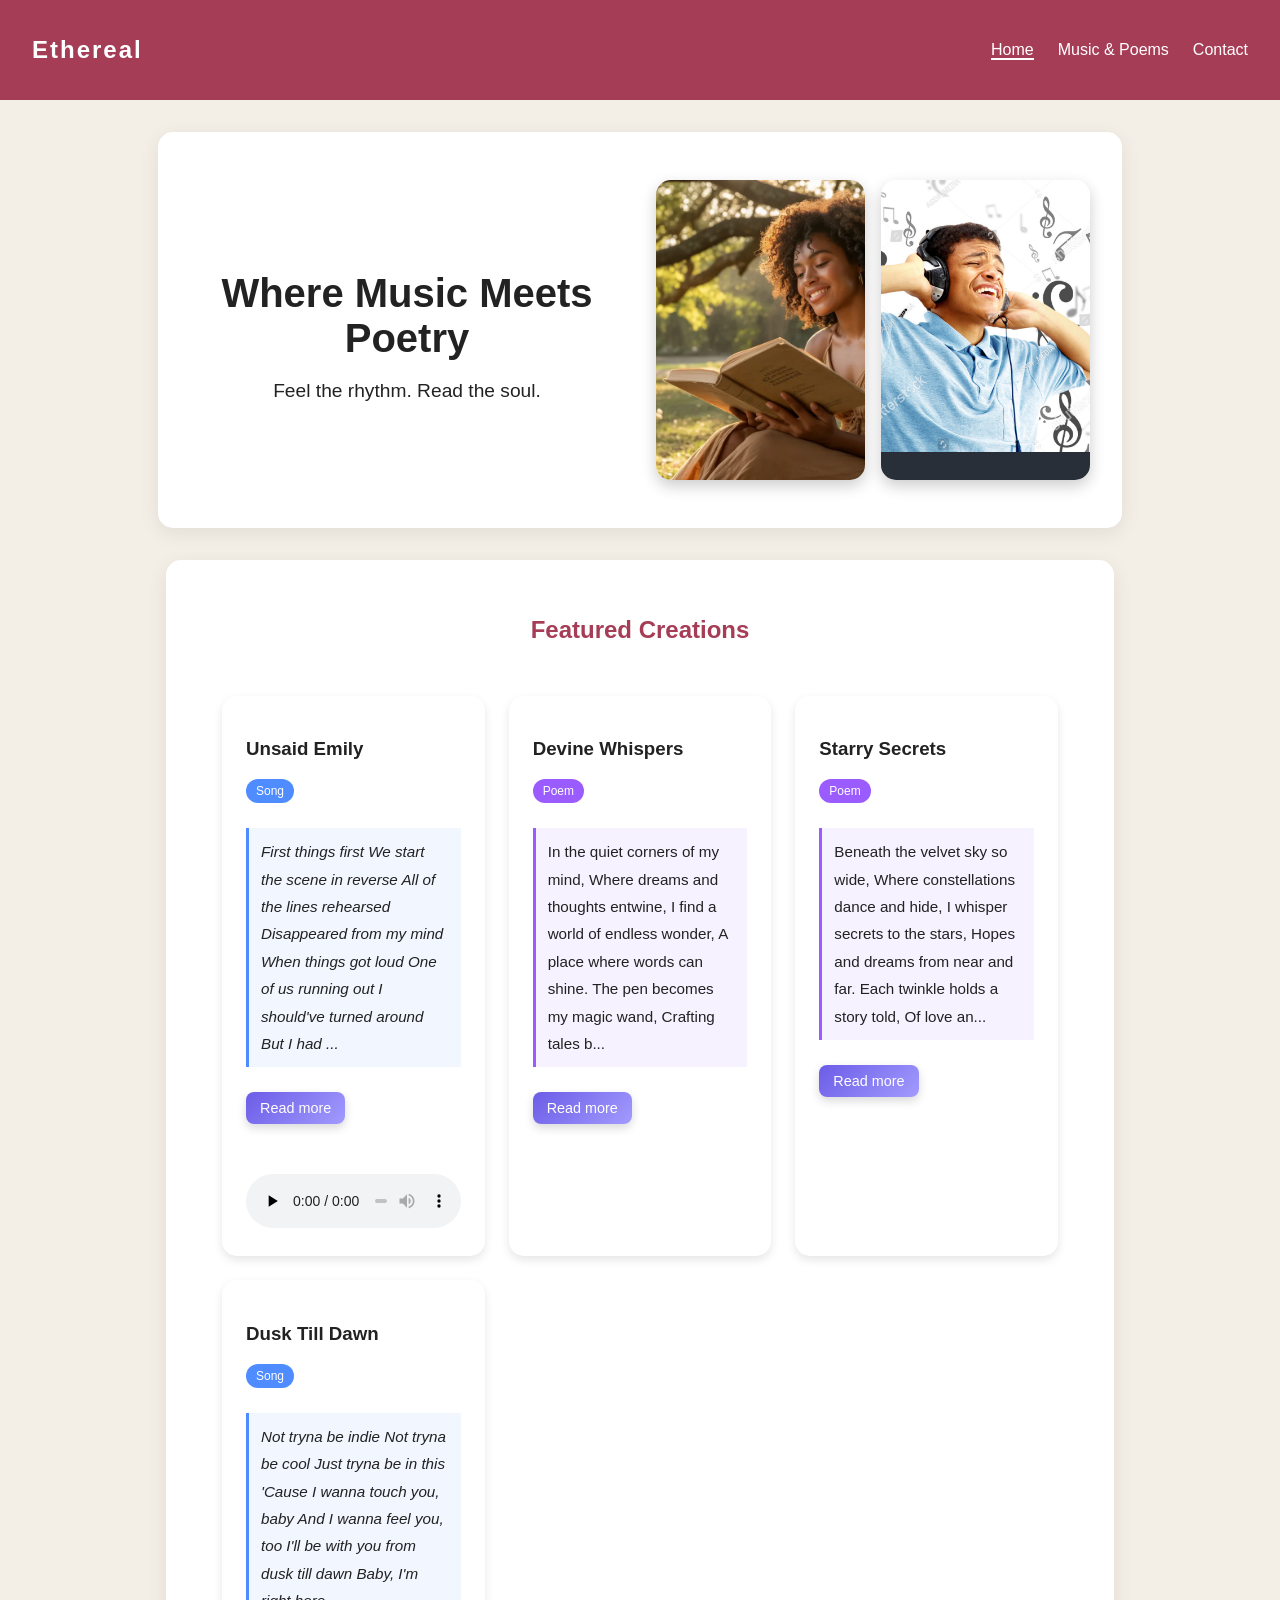
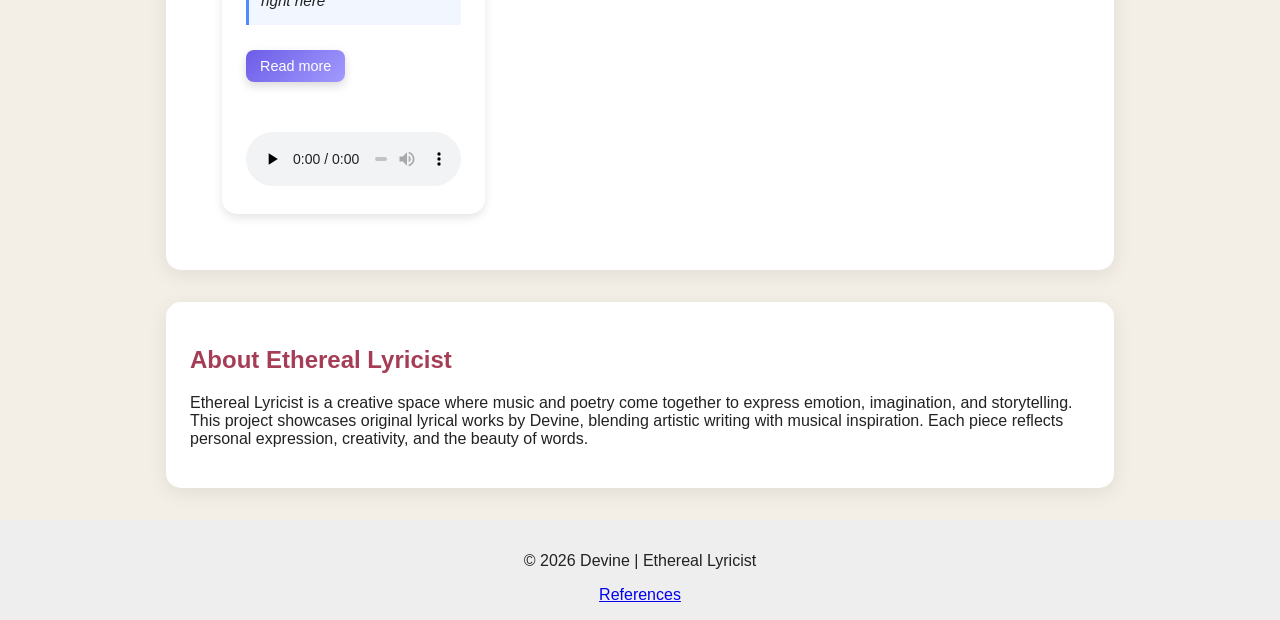
<file: project/index.html>
<!DOCTYPE html>
<html lang="en">

<head>
  <meta charset="UTF-8">
  <meta name="viewport" content="width=device-width, initial-scale=1.0">

  <title>Devine's Ethereal Lyricist | Poetry & Music Experience</title>


  <meta name="description"
    content="A creative collection of original music and poetry by Devine. Explore emotional storytelling through lyrics, sound, and poetic expression.">
  <meta name="author" content="Phoebe Devine">


  <meta name="keywords" content="music, poetry, creative writing, lyrical art, ethereal lyricist, Devine poetry">


  <meta property="og:title" content="Devine's Ethereal Lyricist">
  <meta property="og:description"
    content="Original music and poetry by Devine. Experience emotional storytelling through sound and words.">
  <meta property="og:type" content="website">


  <link rel="canonical" href="https://devinephoebe433-eng.github.io/wdd131/project/index.html">


  <meta property="og:url" content="https://devinephoebe433-eng.github.io/wdd131/project/index.html">


  <meta name="twitter:card" content="summary_large_image">
  <meta name="twitter:title" content="Devine's Ethereal Lyricist">
  <meta name="twitter:description"
    content="Original music and poetry by Devine. Emotional storytelling through lyrics and sound.">

  <link rel="stylesheet" href="styles/projects.css">
  <script defer src="scripts/main.js"></script>
</head>

<body>

  <header>
    <nav class="navbar">
      <h2 class="logo">Ethereal</h2>
      <ul class="nav-links">
        <li><a href="index.html" class="active">Home</a></li>
        <li><a href="music.html">Music & Poems</a></li>
        <li><a href="contact.html">Contact</a></li>
      </ul>
    </nav>
  </header>

  <main>


    <section class="hero">
      <div class="hero-text">
        <h1>Where Music Meets Poetry</h1>
        <p>Feel the rhythm. Read the soul.</p>
      </div>

      <div class="hero-images">
        <img src="images/poetry.jpg" alt="Person reading a poem" loading="lazy">
        <img src="images/music.jpg" alt="Person listening to music" loading="lazy">
      </div>
    </section>

    <section>
      <h2 class="section-title">Featured Creations</h2>
      <div id="content" class="grid"></div>
    </section>

    <section class="seo-text">
      <h2>About Ethereal Lyricist</h2>
      <p>
        Ethereal Lyricist is a creative space where music and poetry come together to express emotion, imagination, and
        storytelling.
        This project showcases original lyrical works by Devine, blending artistic writing with musical inspiration.
        Each piece reflects personal expression, creativity, and the beauty of words.
      </p>
    </section>

  </main>

  <footer>
    <p>&copy; 2026 Devine | Ethereal Lyricist</p>
    <a href="references.html">References</a>
  </footer>

</body>

</html>
</file>
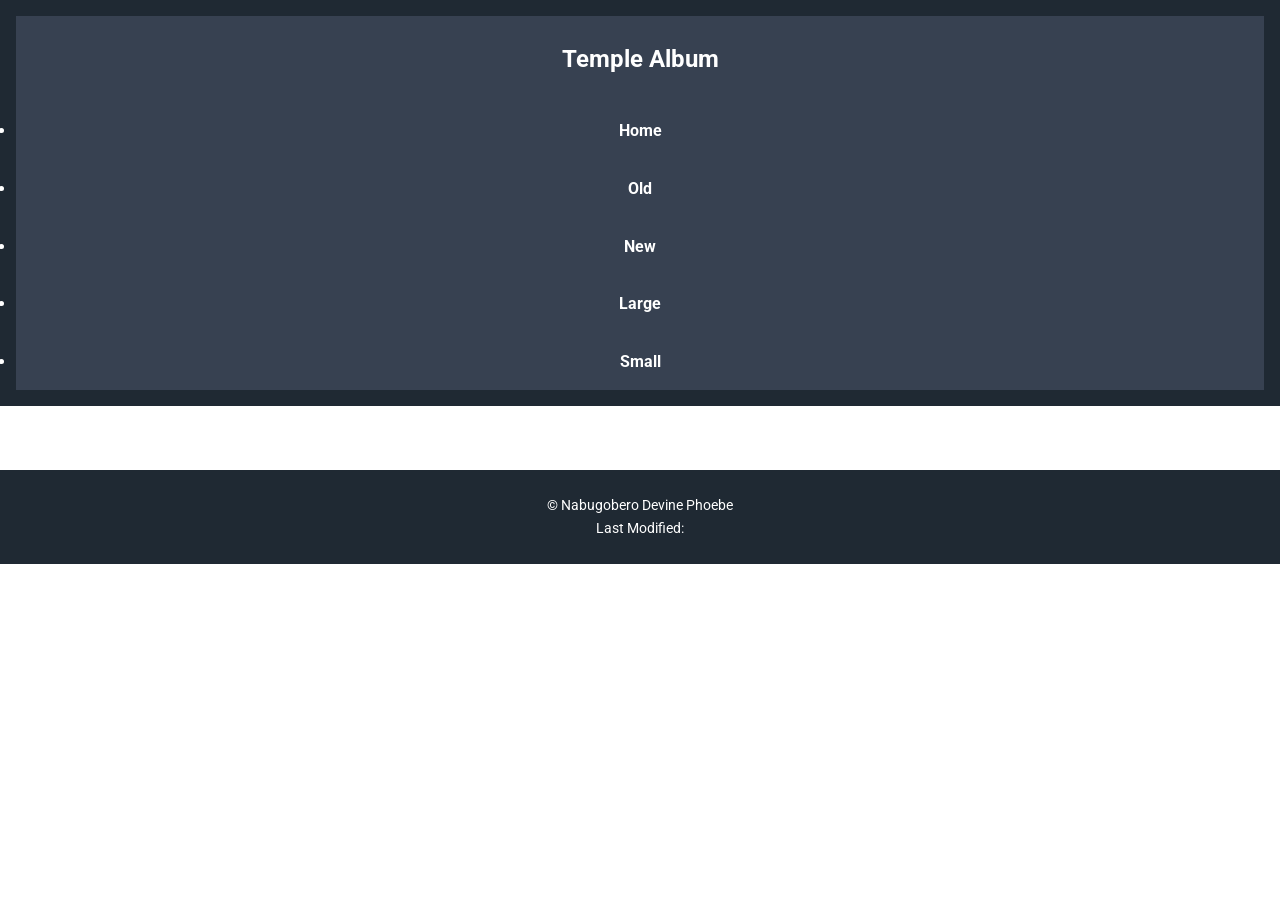
<file: filtered-temples.html>
<!DOCTYPE html>
<html lang="en">

<head>
    <meta charset="UTF-8">
    <meta name="viewport" content="width=device-width, initial-scale=1.0">
    <title>Temple Album - Nabugobero Devine Phoebe</title>
    <meta name="description"
        content="A webpage about different temples around the world, created by Nabugobero Devine Phoebe.">
    <meta name="author" content="Nabugobero Devine Phoebe">


    <link rel="preconnect" href="https://fonts.googleapis.com">
    <link rel="preconnect" href="https://fonts.gstatic.com" crossorigin>
    <link href="https://fonts.googleapis.com/css2?family=Roboto:wght@400;700&display=swap" rel="stylesheet">


    <link rel="stylesheet" href="styles/filtered-temples.css">
    <script src="scripts/filtered-temples.js" defer></script>
</head>

<body>

    <header>
        <a href="#" id="menu"></a>

        <nav>
            <h1>Temple Album</h1>

            <!-- Navigation -->
            <ul class="filter-nav">
                <li><a href="#" id="filter-all" title="Home">Home</a></li>
                <li><a href="#" id="filter-old" title="Old">Old</a></li>
                <li><a href="#" id="filter-new" title="New">New</a></li>
                <li><a href="#" id="filter-large" title="Large">Large</a></li>
                <li><a href="#" id="filter-small" title="Small">Small</a></li>

            </ul>
        </nav>
    </header>

    <!-- MAIN CONTENT -->
    <main>
        <div id="gallery"></div>
    </main>

    <footer>
        <p>&copy; <span id="year"></span> Nabugobero Devine Phoebe</p>
        <p>Last Modified: <span id="lastModified"></span></p>
    </footer>

</body>

</html>
</file>
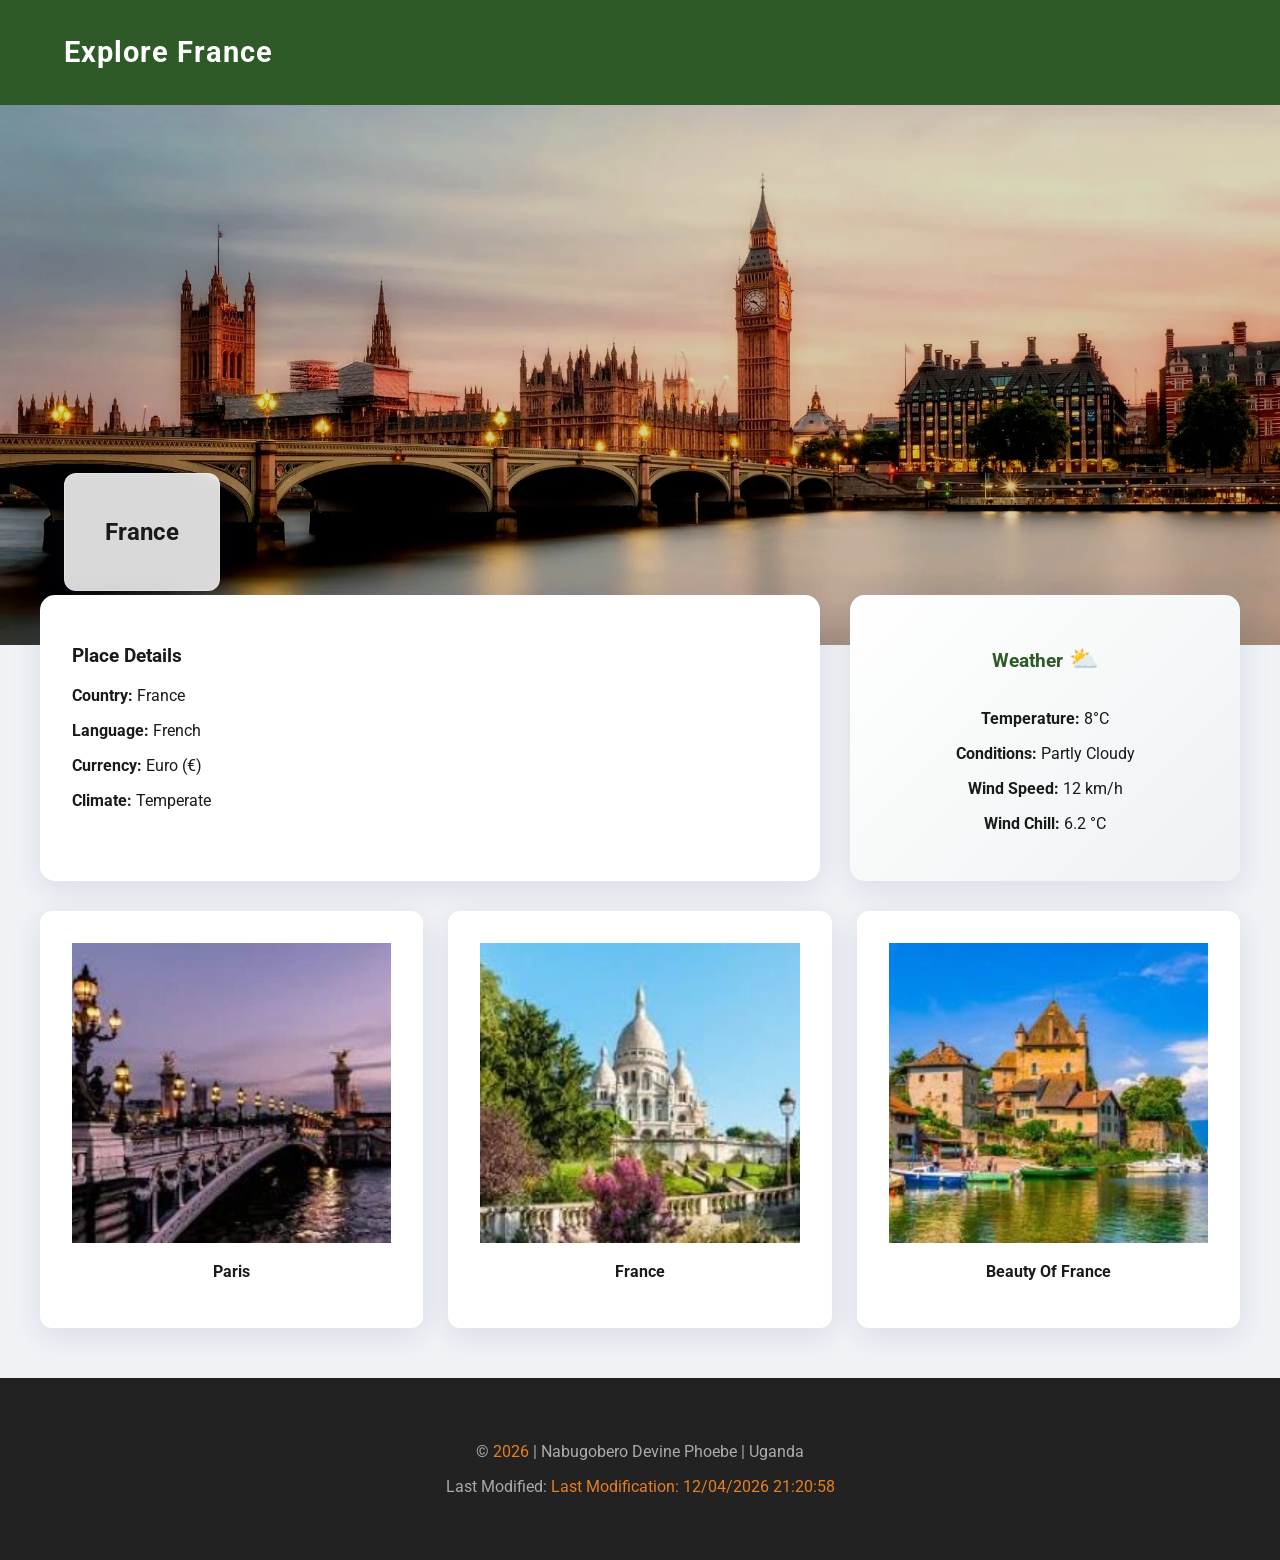
<file: place.html>
<!DOCTYPE html>
<html lang="en-US">
<head>
    <meta charset="UTF-8">
    <meta name="viewport" content="width=device-width, initial-scale=1.0">
    
    <title>France - Explore the World</title>

    <meta name="description" content="Explore France’s culture, landmarks, and weather. Discover beautiful destinations and travel insights across the country.">

    <meta name="author" content="Nabugobero Devine Phoebe">

    <link rel="preconnect" href="https://fonts.googleapis.com">
    <link rel="preconnect" href="https://fonts.gstatic.com" crossorigin>
    <link href="https://fonts.googleapis.com/css2?family=Roboto:wght@400;700&display=swap" rel="stylesheet">

    <link rel="stylesheet" href="styles/places.css">
    <script src="scripts/places.js" defer></script>
</head>

<body>
    <header>
        <h1>Explore France</h1>

        </nav>
    </header>

    <div class="hero">
        <picture>
            <source srcset="images/hero.webp" media="(min-width: 768px)">
            <img src="images/hero.webp" alt="Paris cityscape with Eiffel Tower and river at sunset" width="1200" height="600" loading="lazy">
        </picture>

        <div class="hero-label">
            <h2>France</h2>
        </div>
    </div>

    <main>
        <section class="data-card card">
            <h3>Place Details</h3>
            <p><strong>Country:</strong> France</p>
            <p><strong>Language:</strong> French</p>
            <p><strong>Currency:</strong> Euro (€)</p>
            <p><strong>Climate:</strong> Temperate</p>
        </section>

        <section class="weather card">
            <h3 class="weather-heading">Weather</h3>
            <img src="images/weather.svg" alt="Weather icon" class="weather-icon-mobile" width="50" height="50">
            
            <div class="weather-details">
                <p><strong>Temperature:</strong> <span id="temp">8</span>°C</p>
                <p><strong>Conditions:</strong> Partly Cloudy</p>
                <p><strong>Wind Speed:</strong> <span id="windspeed">12</span> km/h</p>
                <p><strong>Wind Chill:</strong> <span id="windchill"></span></p>
            </div>
        </section>

        <div class="gallery">
            <figure class="card">
                <img src="images/france-two.webp" alt="Tower in Paris" loading="lazy" width="400" height="300">
                <figcaption>Paris</figcaption>
            </figure>

            <figure class="card">
                <img src="images/france-one.webp" alt="Paris city" loading="lazy" width="400" height="300">
                <figcaption>France</figcaption>
            </figure>

            <figure class="card">
                <img src="images/france-three.webp" alt="Beauty of paris" loading="lazy" width="400" height="300">
                <figcaption>Beauty Of France</figcaption>
            </figure>
        </div>
    </main>

    <footer>
        <p>&copy; <span id="currentyear"></span> | Nabugobero Devine Phoebe | Uganda</p>
        <p>Last Modified: <span id="lastModified"></span></p>
    </footer>
</body>
</html>
</file>
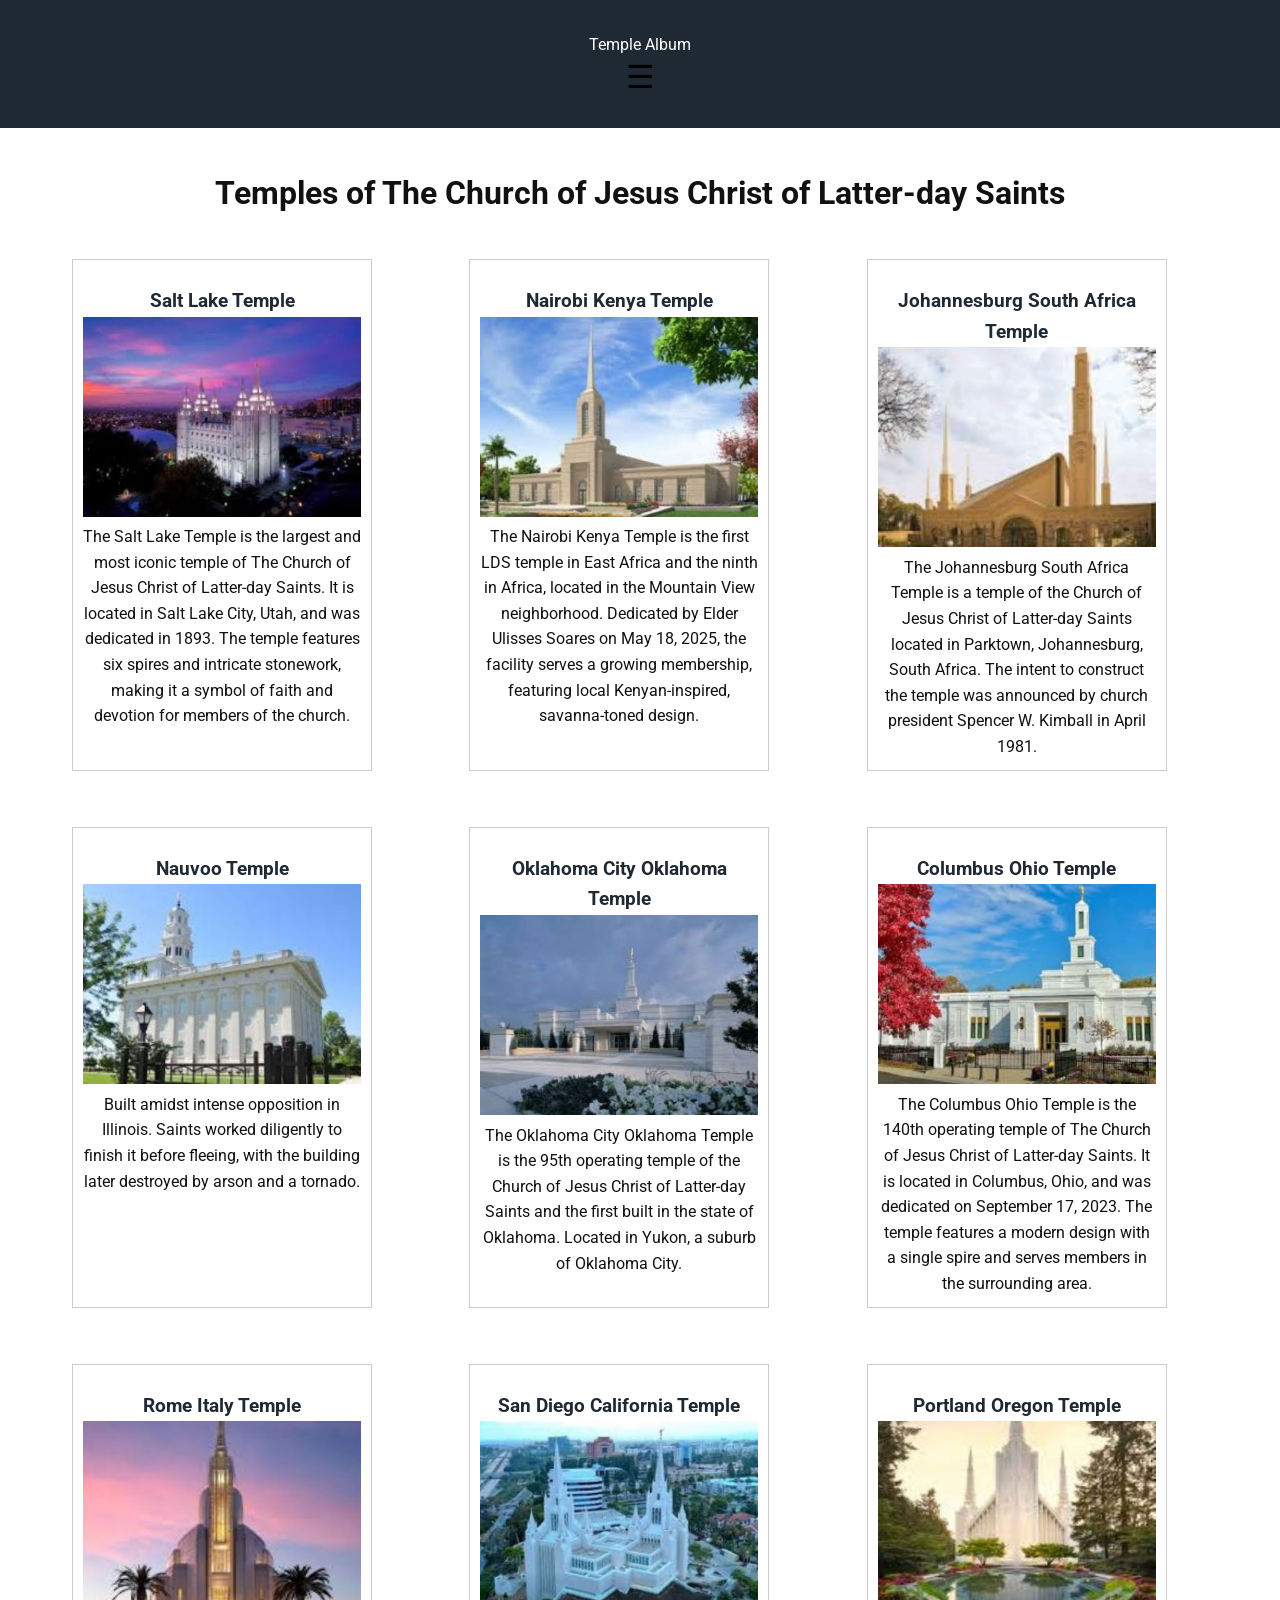
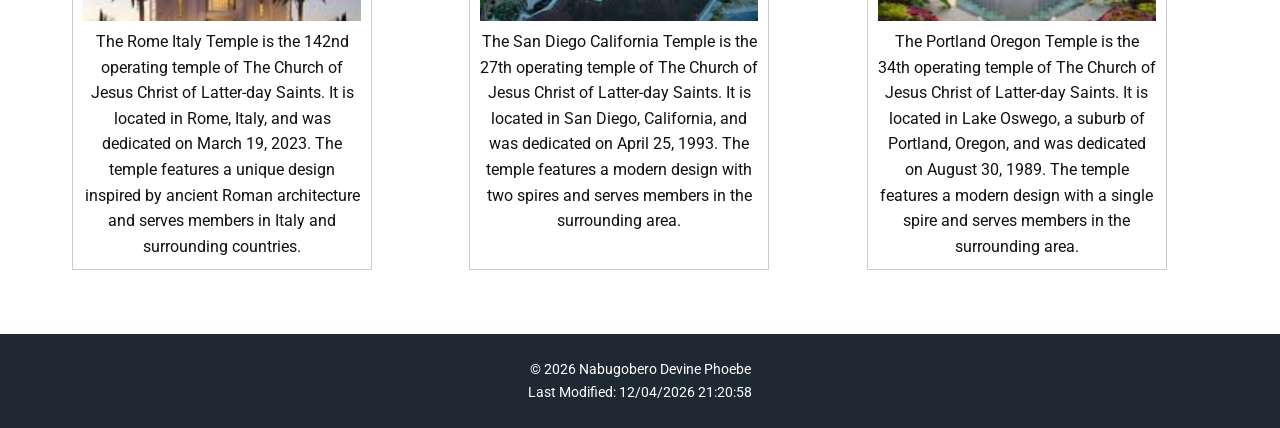
<file: temples.html>
<!DOCTYPE html>
<html lang="en">
<head>
    <meta charset="UTF-8">
    <meta name="viewport" content="width=device-width, initial-scale=1.0">
    <title>Temple Album - Nabugobero Devine Phoebe</title>
    <meta name="description" content="A webpage about different temples around the world, created by Nabugobero Devine Phoebe.">
    <meta name="author" content="Nabugobero Devine Phoebe">

<link rel="preconnect" href="https://fonts.googleapis.com">
<link rel="preconnect" href="https://fonts.gstatic.com" crossorigin>
<link href="https://fonts.googleapis.com/css2?family=Roboto:wght@400;700&display=swap" rel="stylesheet">


    <link rel="stylesheet" href="styles/temples.css">
    <link rel="stylesheet" href="styles/temples-large.css">
    <script src="scripts/temples.js" defer></script>

</head>

<body>
    <header>
        <p>Temple Album</p>
        <button id="menu-btn">☰</button>

        <nav id="nav-menu" class="hidden">
            <a href="index.html">Home</a>
            <a href="old.html">Old</a>
            <a href="new.html">New</a>
            <a href="large.html">Large</a>
            <a href="small.html">Small</a>
        </nav>
    </header>

    <main>


        <h1>Temples of The Church of Jesus Christ of Latter-day Saints</h1>

        <section class="card">
            <figure>
                <figcaption>Salt Lake Temple</figcaption>
                <img src="images/saltlake.jpg" alt="Salt Lake Temple" width="300" >
                <p>The Salt Lake Temple is the largest and most iconic temple of The Church of Jesus Christ of Latter-day Saints. It is located in Salt Lake City, Utah, and was dedicated in 1893. The temple features six spires and intricate stonework, making it a symbol of faith and devotion for members of the church.</p>
            </figure>

            <figure>
                <figcaption>Nairobi Kenya Temple</figcaption>
                <img src="images/nairobi.jpg" alt="Nairobi Kenya Temple" width="300" >
                <p>The Nairobi Kenya Temple is the first LDS temple in East Africa and the ninth in Africa, located in the Mountain View neighborhood. Dedicated by Elder Ulisses Soares on May 18, 2025, the facility serves a growing membership, featuring local Kenyan-inspired, savanna-toned design.</p>
            </figure>

            <figure>
                <figcaption>Johannesburg South Africa Temple</figcaption>
                <img src="images/johannesburg.jpg" alt="Johannesburg South Africa Temple" width="300" >
                <p>The Johannesburg South Africa Temple is a temple of the Church of Jesus Christ of Latter-day Saints located in Parktown, Johannesburg, South Africa. The intent to construct the temple was announced by church president Spencer W. Kimball in April 1981.</p>
            </figure>

            <figure>
                <figcaption>Nauvoo Temple</figcaption>
                <img src="images/nauvoo.jpg" alt="Nauvoo Temple" width="300" >
                <p>Built amidst intense opposition in Illinois. Saints worked diligently to finish it before fleeing, with the building later destroyed by arson and a tornado.</p>
            </figure>
            
            <figure>
                <figcaption>Oklahoma City Oklahoma Temple</figcaption>
                <img src="images/oklahoma.jpg" alt="Oklahoma City Oklahoma Temple" width="300" >
                <p>The Oklahoma City Oklahoma Temple is the 95th operating temple of the Church of Jesus Christ of Latter-day Saints and the first built in the state of Oklahoma. Located in Yukon, a suburb of Oklahoma City.</p>
            </figure>

            <figure>
                <figcaption>Columbus Ohio Temple</figcaption>
                <img src="images/columbus.jpg" alt="Columbus Ohio Temple" width="300" >
                <p>The Columbus Ohio Temple is the 140th operating temple of The Church of Jesus Christ of Latter-day Saints. It is located in Columbus, Ohio, and was dedicated on September 17, 2023. The temple features a modern design with a single spire and serves members in the surrounding area.</p>
            </figure>

            <figure>
                <figcaption>Rome Italy Temple</figcaption>
                <img src="images/rome.jpg" alt="Rome Italy Temple" width="300" >
                <p>The Rome Italy Temple is the 142nd operating temple of The Church of Jesus Christ of Latter-day Saints. It is located in Rome, Italy, and was dedicated on March 19, 2023. The temple features a unique design inspired by ancient Roman architecture and serves members in Italy and surrounding countries.</p>
            </figure>

            <figure>
                <figcaption>San Diego California Temple</figcaption>
                <img src="images/sandiego.jpg" alt="San Diego California Temple" width="300" >
                <p>The San Diego California Temple is the 27th operating temple of The Church of Jesus Christ of Latter-day Saints. It is located in San Diego, California, and was dedicated on April 25, 1993. The temple features a modern design with two spires and serves members in the surrounding area.</p>
            </figure>

            <figure>
                <figcaption>Portland Oregon Temple</figcaption>
                <img src="images/portland.jpg" alt="Portland Oregon Temple" width="300" >
                <p>The Portland Oregon Temple is the 34th operating temple of The Church of Jesus Christ of Latter-day Saints. It is located in Lake Oswego, a suburb of Portland, Oregon, and was dedicated on August 30, 1989. The temple features a modern design with a single spire and serves members in the surrounding area.</p>
            </figure>

        </section>
    </main>

    <footer>
  <p>&copy; <span id="year"></span> Nabugobero Devine Phoebe</p>
  <p>Last Modified: <span id="lastModified"></span></p>
</footer>

</body>
</html>
</file>
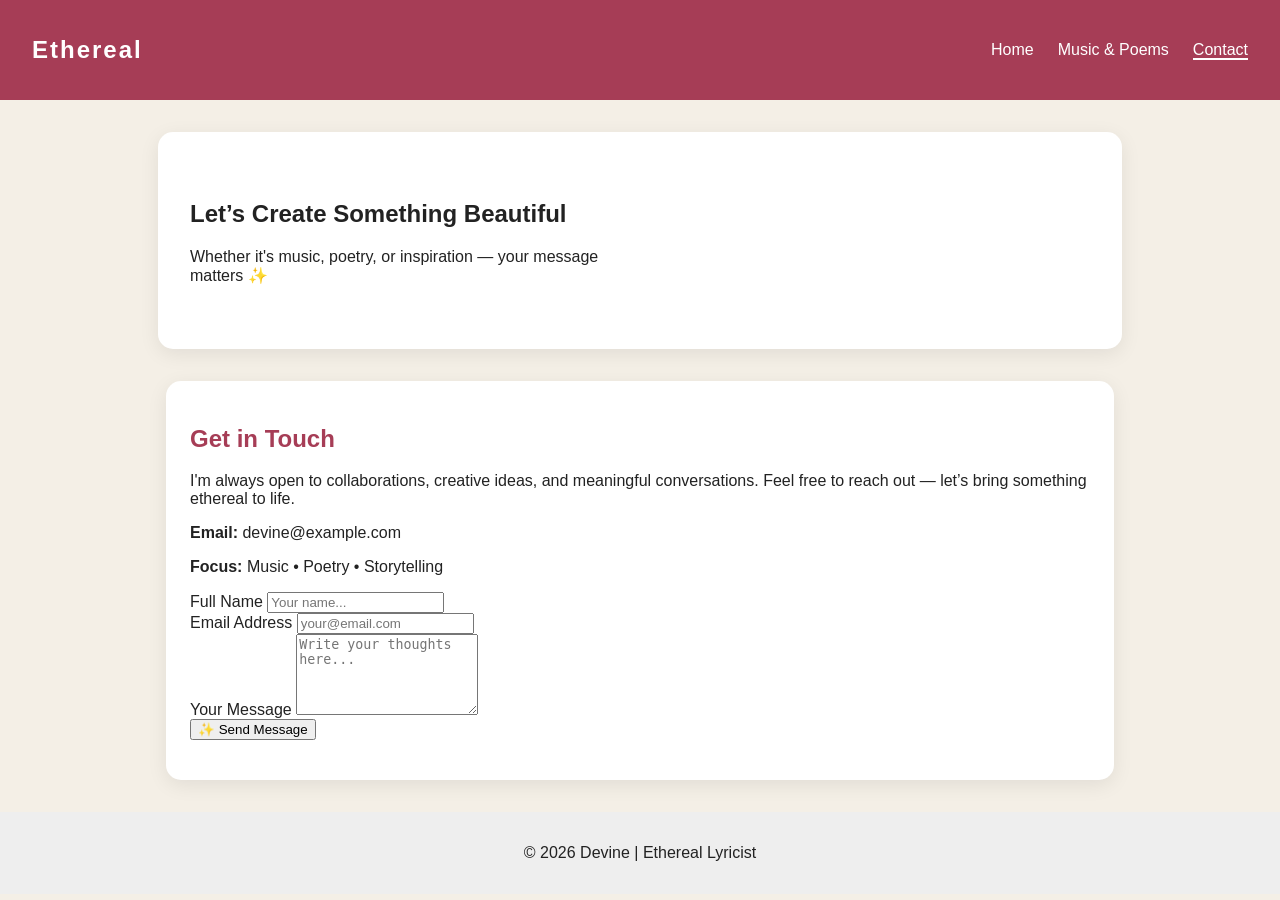
<file: project/contact.html>
<!DOCTYPE html>
<html lang="en">
<head>
  <meta charset="UTF-8">
  <meta name="viewport" content="width=device-width, initial-scale=1.0">

  <title>Contact | Devine's Ethereal Lyricist </title>
  <meta name="description" content="Connect with Devine — collaborations, music, poetry, and creative expression.">

  <!-- Google Font (optional but gives it a premium feel) -->
  <link href="https://fonts.googleapis.com/css2?family=Playfair+Display:wght@500;700&family=Poppins:wght@300;400;500&display=swap" rel="stylesheet">

  <link rel="stylesheet" href="styles/projects.css">
  <script defer src="scripts/main.js"></script>
</head>

<body>

<!-- ================= HEADER ================= -->
<header>
  <nav class="navbar">
    <h2 class="logo">Ethereal</h2>

    <ul class="nav-links">
      <li><a href="index.html">Home</a></li>
      <li><a href="music.html">Music & Poems</a></li>
      <li><a href="contact.html" class="active">Contact</a></li>
    </ul>
  </nav>
</header>

<!-- ================= MAIN ================= -->
<main>

  <!-- HERO SECTION -->
  <section class="hero contact-hero">
    <div class="hero-content">
      <h1>Let’s Create Something Beautiful</h1>
      <p>Whether it's music, poetry, or inspiration — your message matters ✨</p>
    </div>
  </section>

  <!-- CONTACT SECTION -->
  <section class="contact-container">

    <!-- LEFT SIDE (INFO) -->
    <div class="contact-info">
      <h2>Get in Touch</h2>
      <p>
        I'm always open to collaborations, creative ideas, and meaningful conversations.
        Feel free to reach out — let’s bring something ethereal to life.
      </p>

      <div class="contact-details">
        <p><strong>Email:</strong> devine@example.com</p>
        <p><strong>Focus:</strong> Music • Poetry • Storytelling</p>
      </div>
    </div>

    <!-- RIGHT SIDE (FORM) -->
    <div class="contact-form">
      <form id="contactForm">

        <div class="form-group">
          <label for="name">Full Name</label>
          <input type="text" id="name" name="name" placeholder="Your name..." required>
        </div>

        <div class="form-group">
          <label for="email">Email Address</label>
          <input type="email" id="email" name="email" placeholder="your@email.com" required>
        </div>

        <div class="form-group">
          <label for="messageInput">Your Message</label>
          <textarea id="messageInput" name="message" rows="5" placeholder="Write your thoughts here..." required></textarea>
        </div>

        <button type="submit" class="btn-submit">
          ✨ Send Message
        </button>

      </form>

      <!-- FEEDBACK MESSAGE -->
      <p id="message" class="form-feedback"></p>
    </div>

  </section>

</main>

<!-- ================= FOOTER ================= -->
<footer>
  <p>&copy; 2026 Devine | Ethereal Lyricist</p>
</footer>

</body>
</html>
</file>
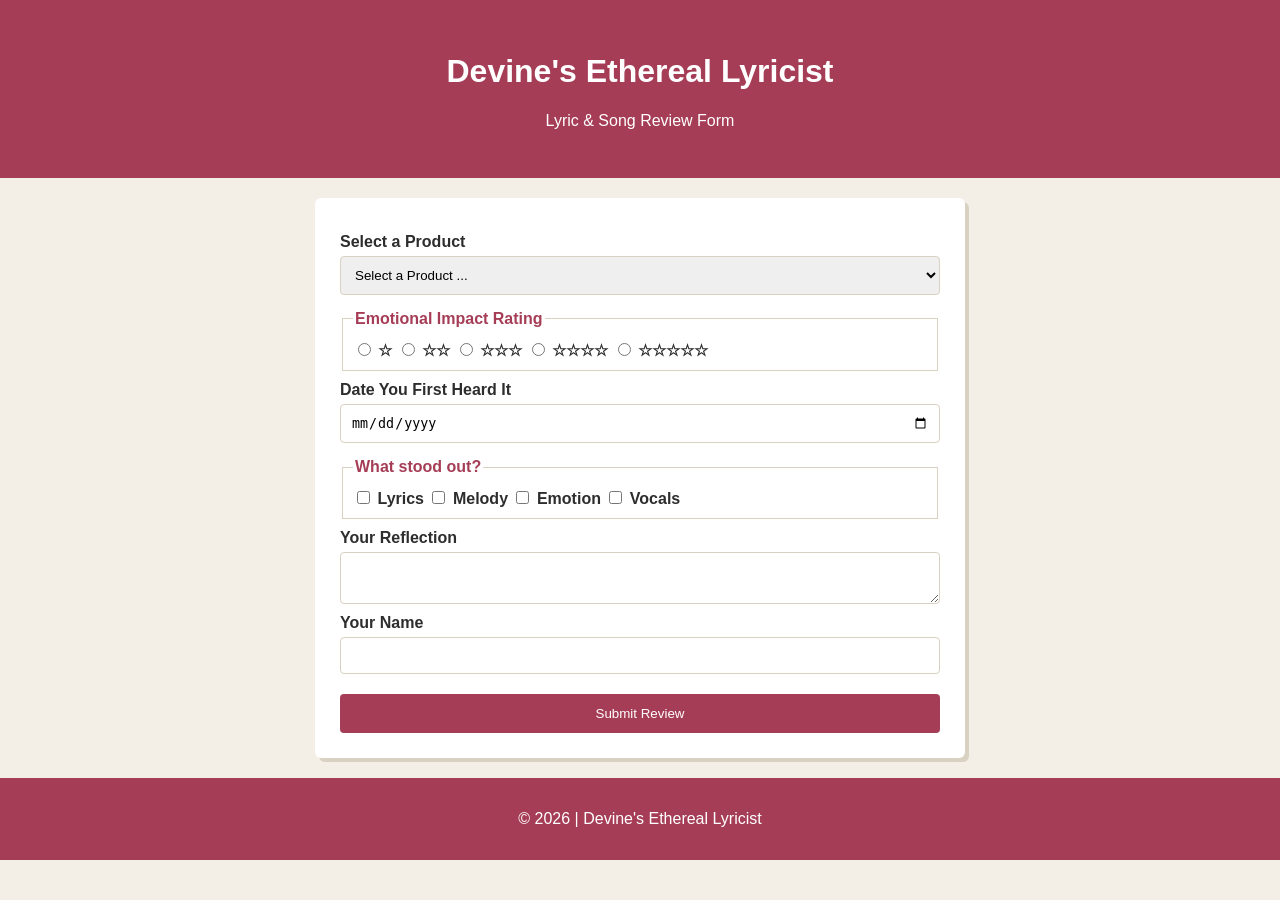
<file: project/form.html>
<!DOCTYPE html>
<html lang="en">

<head>
    <meta charset="UTF-8">
    <meta name="viewport" content="width=device-width, initial-scale=1.0">

    <title>Lyric Review | Devine's Ethereal Lyricist</title>
    <meta name="description" content="Submit your review of lyrics, songs, and musical experiences.">
    <meta name="author" content="Phoebe Devine">

    <link rel="stylesheet" href="styles/form.css">
    <script src="scripts/form.js" defer></script>
</head>

<body>

    <header>
        <h1>Devine's Ethereal Lyricist</h1>
        <p>Lyric & Song Review Form</p>
    </header>

    <main>
        <form method="get" action="review.html">

            <!-- Song Selection -->
            <label for="product">Select a Product</label>

            <select id="product" name="product" required>
                <option value="" disabled selected>Select a Product ...</option>
            </select>

            <!-- Rating -->
            <fieldset>
                <legend>Emotional Impact Rating</legend>

                <input type="radio" id="star1" name="rating" value="1" required>
                <label for="star1">☆</label>

                <input type="radio" id="star2" name="rating" value="2" required>
                <label for="star2">☆☆</label>

                <input type="radio" id="star3" name="rating" value="3" required>
                <label for="star3">☆☆☆</label>

                <input type="radio" id="star4" name="rating" value="4" required>
                <label for="star4">☆☆☆☆</label>

                <input type="radio" id="star5" name="rating" value="5" required>
                <label for="star5">☆☆☆☆☆</label>

            </fieldset>

            <!-- Date -->
            <label for="date">Date You First Heard It</label>
            <input type="date" id="date" name="date" required>

            <!-- Features -->
            <fieldset>
                <legend>What stood out?</legend>

                <input type="checkbox" id="lyrics" name="features" value="Lyrics">
                <label for="lyrics">Lyrics</label>

                <input type="checkbox" id="melody" name="features" value="Melody">
                <label for="melody">Melody</label>

                <input type="checkbox" id="emotion" name="features" value="Emotion">
                <label for="emotion">Emotion</label>

                <input type="checkbox" id="vocals" name="features" value="Vocals">
                <label for="vocals">Vocals</label>

            </fieldset>

            <!-- Review -->
            <label for="review">Your Reflection</label>
            <textarea id="review" name="review"></textarea>

            <!-- Name -->
            <label for="username">Your Name</label>
            <input type="text" id="username" name="username">

            <!-- Submit -->
            <input type="submit" value="Submit Review">

        </form>
    </main>

    <footer>
        <p>&copy; 2026 | Devine's Ethereal Lyricist</p>
    </footer>

</body>

</html>
</file>
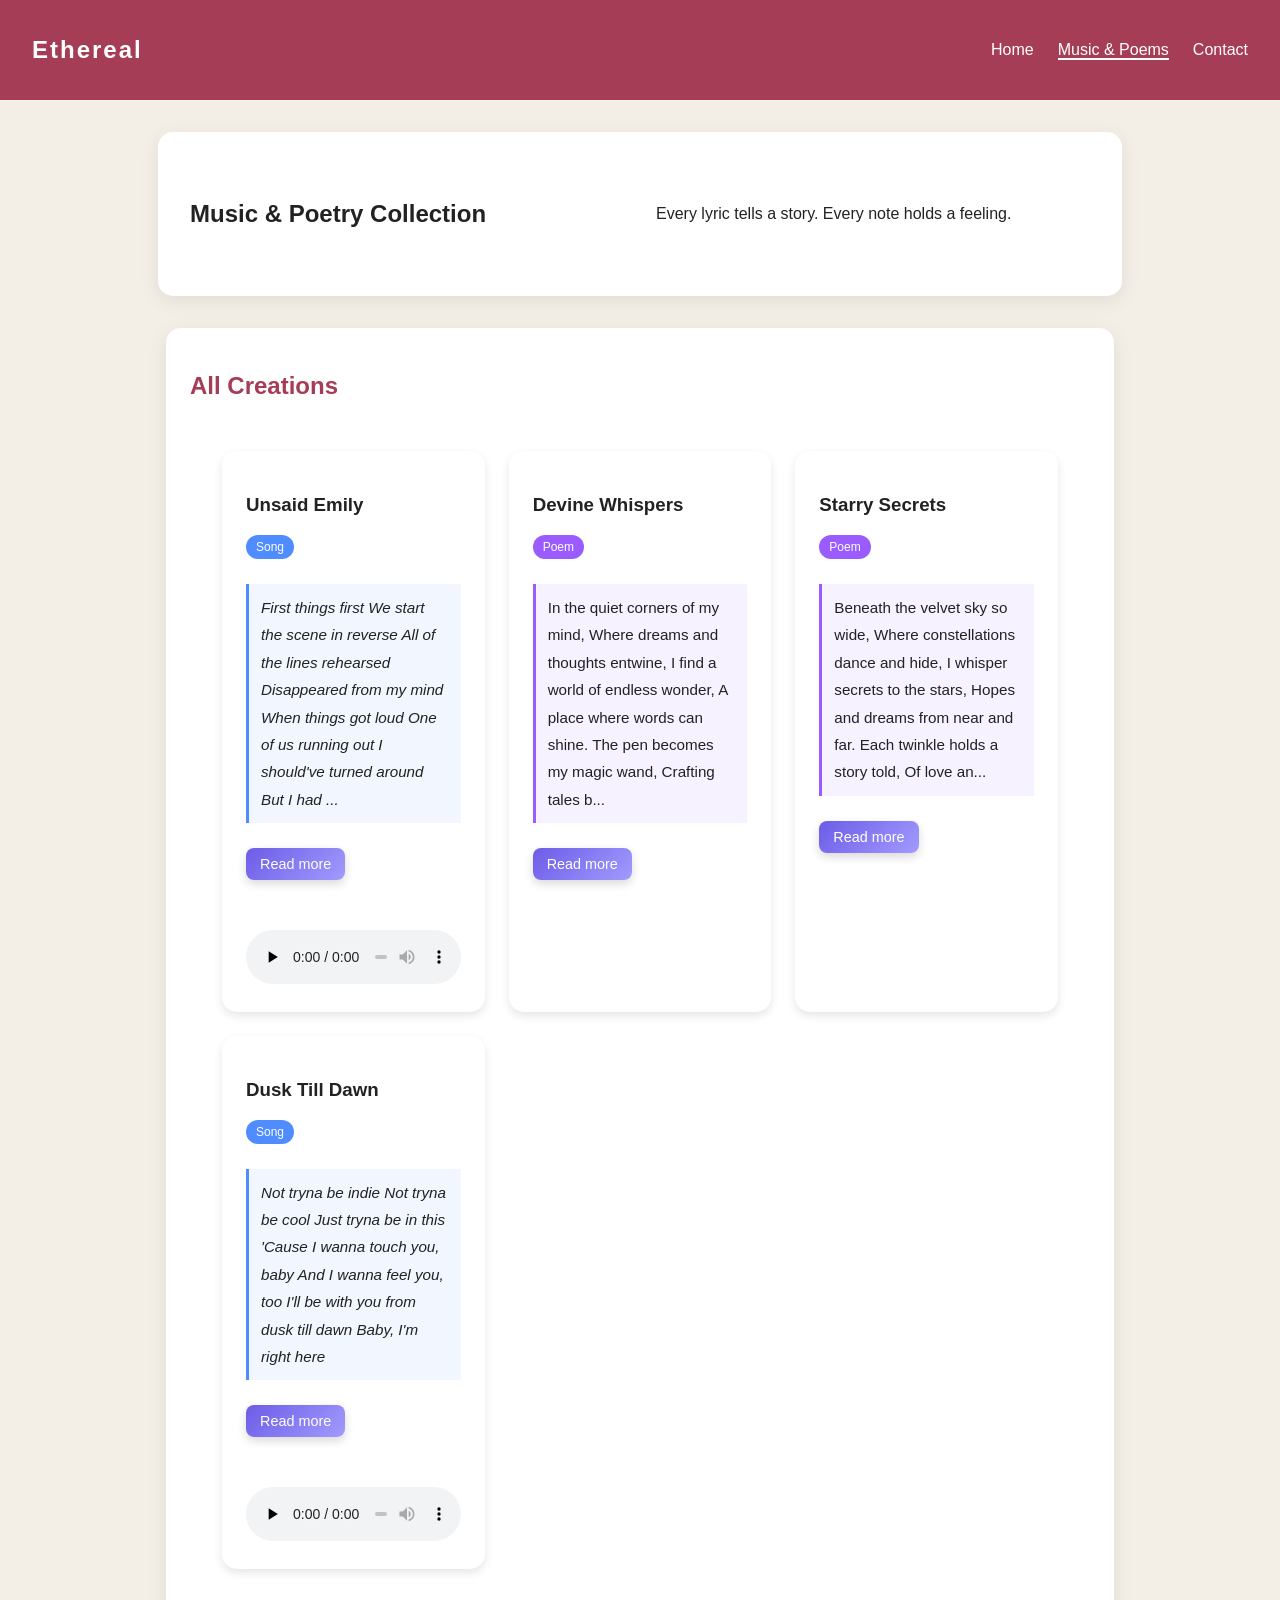
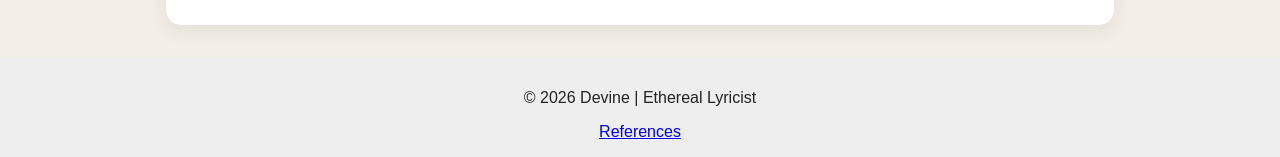
<file: project/music.html>
<!DOCTYPE html>
<html lang="en">
<head>
  <meta charset="UTF-8">
  <meta name="viewport" content="width=device-width, initial-scale=1.0">
  <title>Music & Poetry | Devine's Ethereal Lyricist</title>
  <meta name="description" content="Explore original songs and poetry by Devine.">

  <link rel="stylesheet" href="styles/projects.css">
  <script defer src="scripts/main.js"></script>
</head>

<body>

<header>
  <nav class="navbar">
    <h2 class="logo">Ethereal</h2>
    <ul class="nav-links">
      <li><a href="index.html">Home</a></li>
      <li><a href="music.html" class="active">Music & Poems</a></li>
      <li><a href="contact.html">Contact</a></li>
    </ul>
  </nav>
</header>

<main>
  <section class="hero">
    <h1>Music & Poetry Collection</h1>
    <p>Every lyric tells a story. Every note holds a feeling.</p>
  </section>

  <section>
    <h2>All Creations</h2>
    <div id="collection" class="grid"></div>
  </section>
</main>

<footer>
  <p>&copy; 2026 Devine | Ethereal Lyricist</p>
  <a href="references.html">References</a>
</footer>

</body>
</html>
</file>
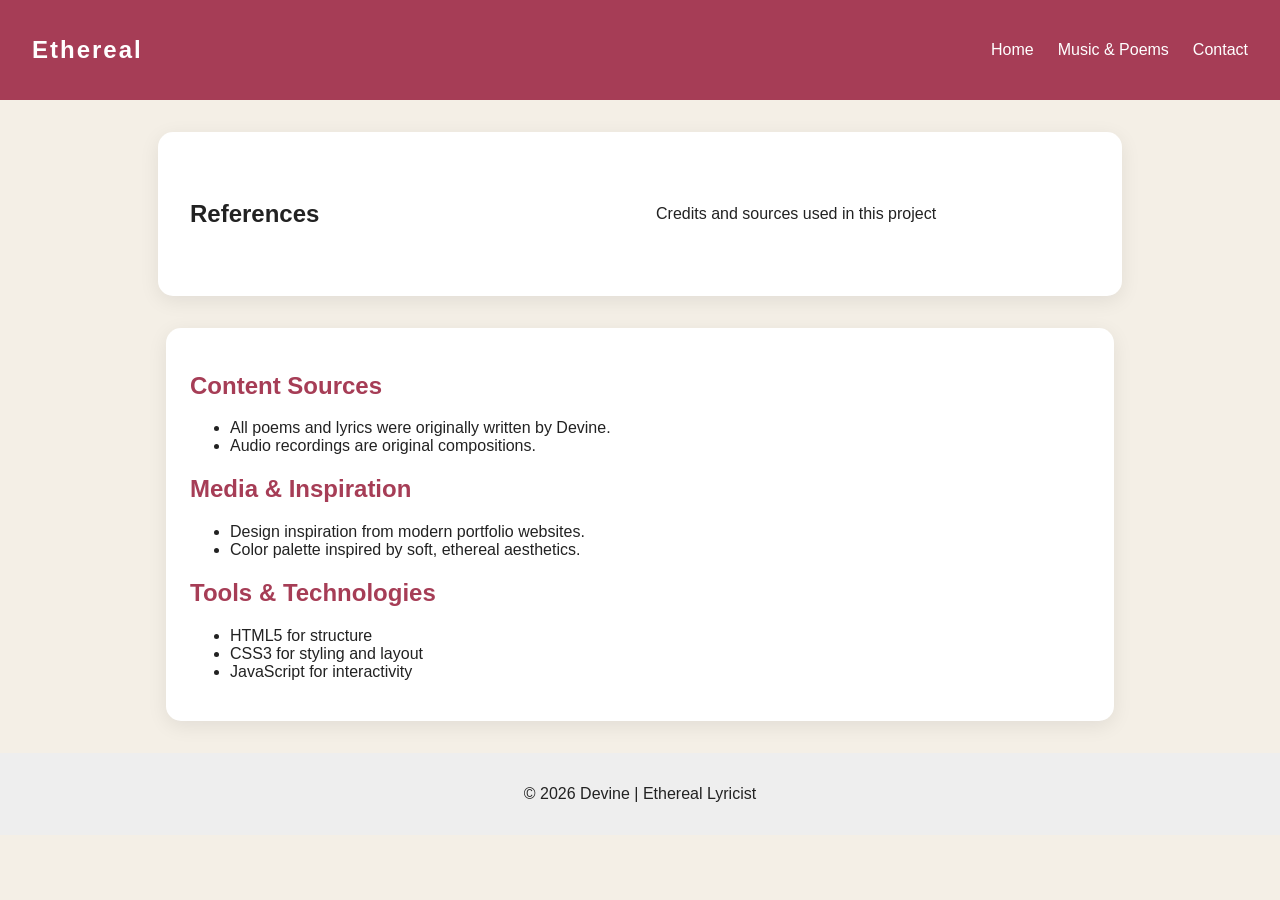
<file: project/references.html>
<!DOCTYPE html>
<html lang="en">
<head>
  <meta charset="UTF-8">
  <meta name="viewport" content="width=device-width, initial-scale=1.0">
  <title>References | Devine's Ethereal Lyricist</title>
  <meta name="description" content="References and credits for Ethereal Music & Poetry website.">

  <link rel="stylesheet" href="styles/projects.css">
</head>

<body>

<header>
  <nav class="navbar">
    <h2 class="logo">Ethereal</h2>
    <ul class="nav-links">
      <li><a href="index.html">Home</a></li>
      <li><a href="music.html">Music & Poems</a></li>
      <li><a href="contact.html">Contact</a></li>
    </ul>
  </nav>
</header>

<main>
  <section class="hero">
    <h1>References</h1>
    <p>Credits and sources used in this project</p>
  </section>

  <section class="content">
    <h2>Content Sources</h2>
    <ul>
      <li>All poems and lyrics were originally written by Devine.</li>
      <li>Audio recordings are original compositions.</li>
    </ul>

    <h2>Media & Inspiration</h2>
    <ul>
      <li>Design inspiration from modern portfolio websites.</li>
      <li>Color palette inspired by soft, ethereal aesthetics.</li>
    </ul>

    <h2>Tools & Technologies</h2>
    <ul>
      <li>HTML5 for structure</li>
      <li>CSS3 for styling and layout</li>
      <li>JavaScript for interactivity</li>
    </ul>
  </section>
</main>

<footer>
  <p>&copy; 2026 Devine | Ethereal Lyricist</p>
</footer>

</body>
</html>
</file>
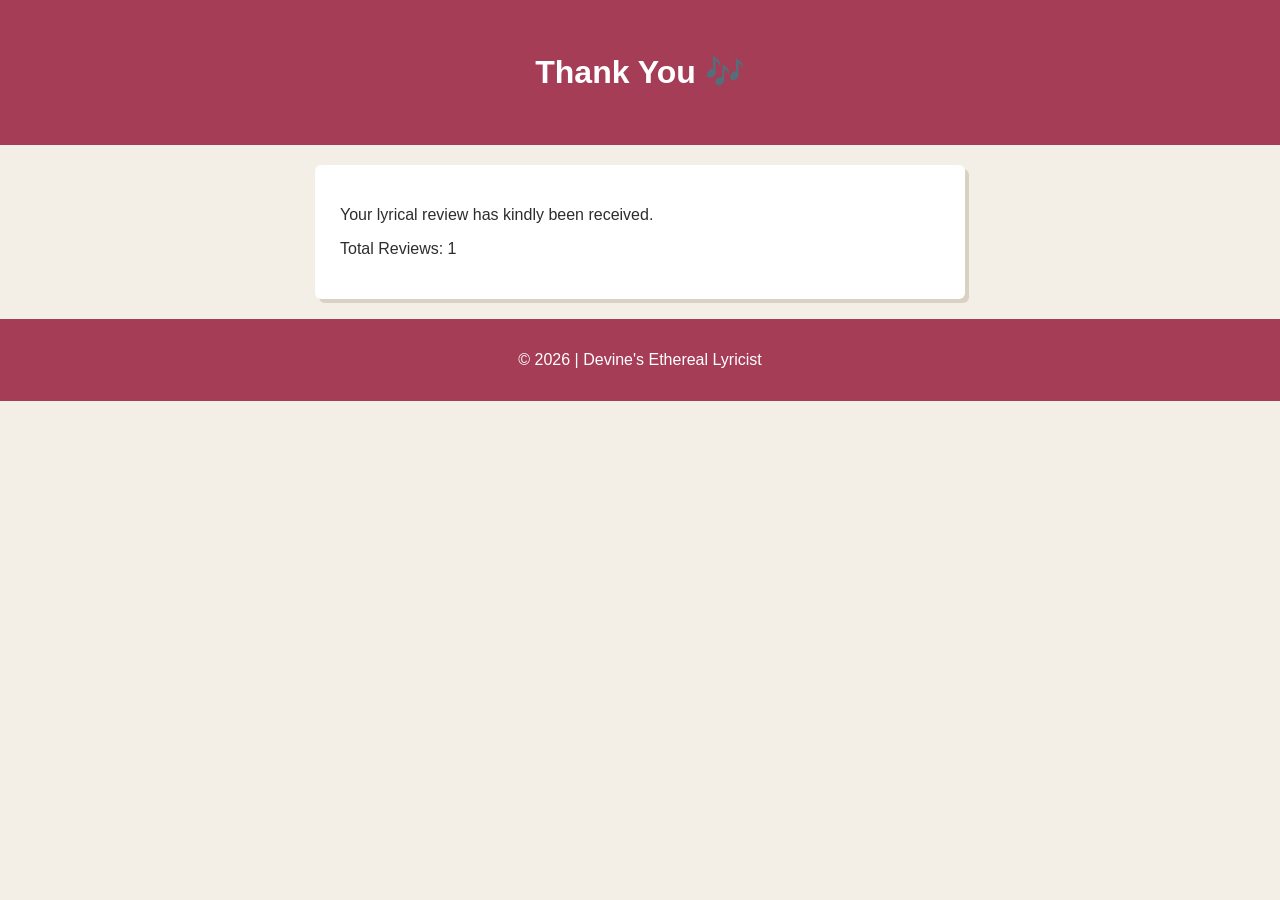
<file: project/review.html>
<!DOCTYPE html>
<html lang="en">
<head>
    <meta charset="UTF-8">
    <meta name="viewport" content="width=device-width, initial-scale=1.0">

    <title>Review Submitted</title>
    <meta name="description" content="Thank you for submitting your lyric review.">
    <meta name="author" content="Phoebe Devine">

    <script src="scripts/form.js" defer></script>
    <link rel="stylesheet" href="styles/form.css">
</head>
<body>

<header>
    <h1>Thank You 🎶</h1>
</header>

<main>
    <p>Your lyrical review has kindly been received.</p>
    <p>Total Reviews: <span id="counter">0</span></p>
</main>

<footer>
    <p>&copy; 2026 | Devine's Ethereal Lyricist</p>
</footer>

</body>
</html>
</file>
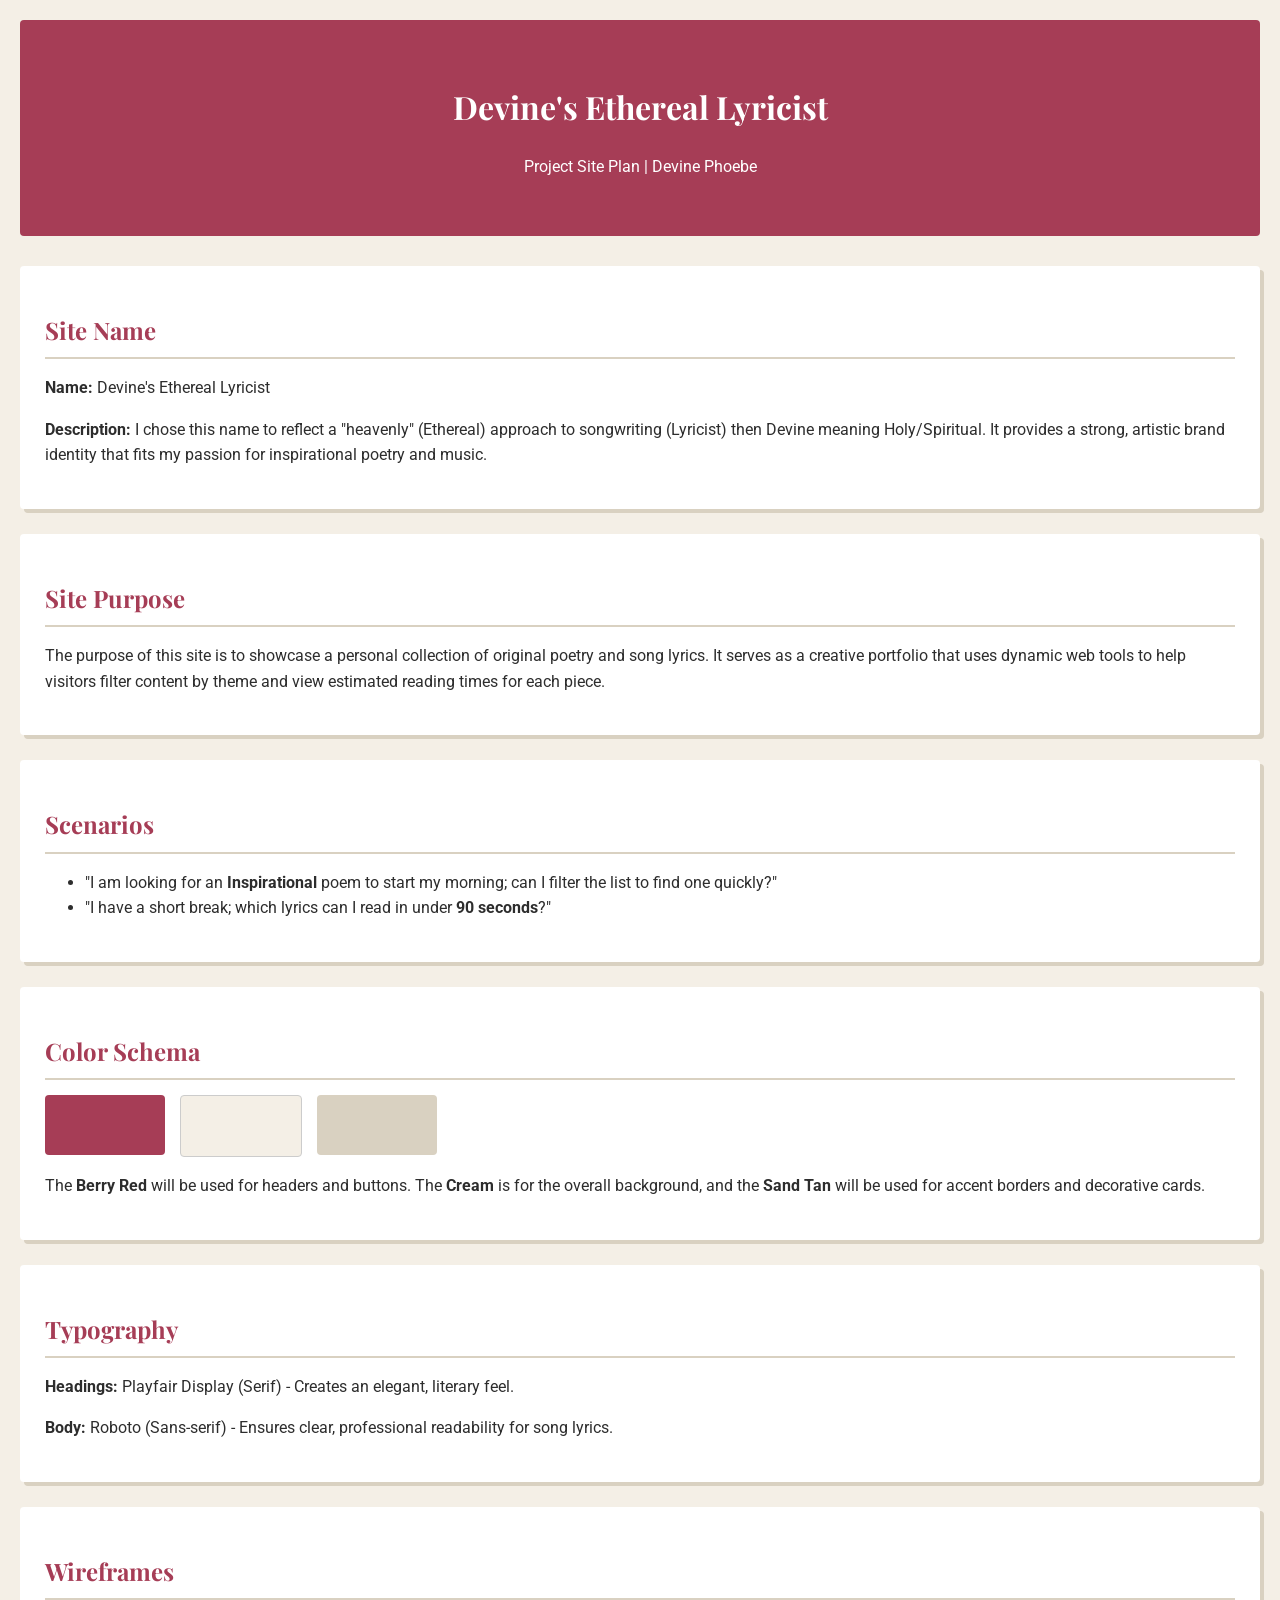
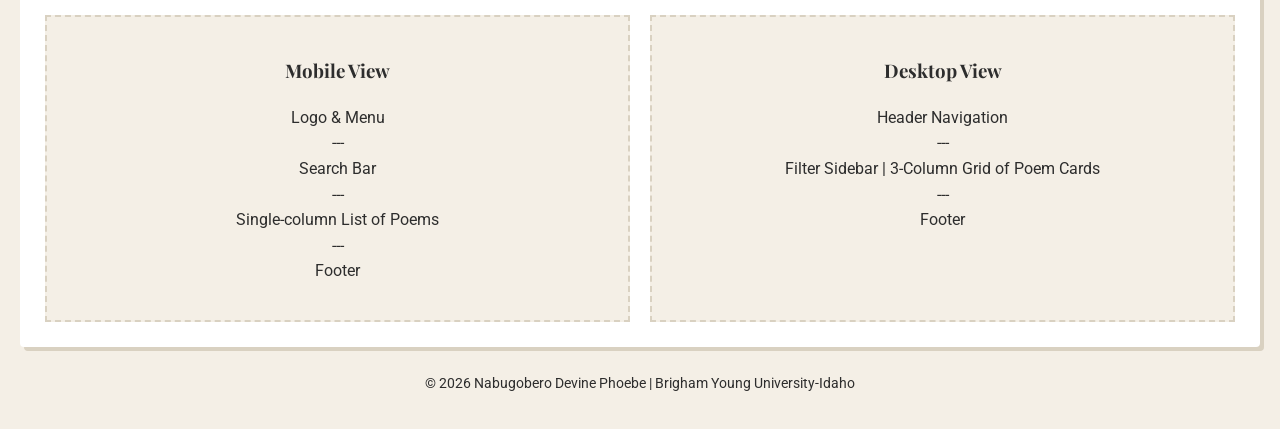
<file: project/siteplan.html>
<!DOCTYPE html>
<html lang="en">

<head>
    <meta charset="UTF-8">
    <meta name="viewport" content="width=device-width, initial-scale=1.0">
    <title>Site Plan: Devine's Ethereal Lyricist</title>
    <meta name="description"
        content="A detailed site plan for Devine's Ethereal Lyricist, a personal portfolio showcasing original poetry and song lyrics with dynamic filtering and estimated reading times.">
    <meta name="author" content="Devine Phoebe">


    <link rel="preconnect" href="https://fonts.googleapis.com">
    <link rel="preconnect" href="https://fonts.gstatic.com" crossorigin>
    <link
        href="https://fonts.googleapis.com/css2?family=Playfair+Display:wght@700&family=Roboto:wght@400;700&display=swap"
        rel="stylesheet">


    <link rel="stylesheet" href="../styles/siteplan.css">

</head>

<body>

    <header>
        <h1>Devine's Ethereal Lyricist</h1>
        <p>Project Site Plan | Devine Phoebe</p>
    </header>

    <main>
        <section>
            <h2>Site Name</h2>
            <p><strong>Name:</strong> Devine's Ethereal Lyricist</p>
            <p><strong>Description:</strong> I chose this name to reflect a "heavenly" (Ethereal) approach to
                songwriting (Lyricist) then Devine meaning Holy/Spiritual. It provides a strong, artistic brand identity that fits my passion for
                inspirational poetry and music.</p>
        </section>

        <section>
            <h2>Site Purpose</h2>
            <p>The purpose of this site is to showcase a personal collection of original poetry and song lyrics. It
                serves as a creative portfolio that uses dynamic web tools to help visitors filter content by theme and
                view estimated reading times for each piece.</p>
        </section>

        <section>
            <h2>Scenarios</h2>
            <ul>
                <li>"I am looking for an <strong>Inspirational</strong> poem to start my morning; can I filter the list
                    to find one quickly?"</li>
                <li>"I have a short break; which lyrics can I read in under <strong>90 seconds</strong>?"</li>
            </ul>
        </section>

        <section>
            <h2>Color Schema</h2>
            <div class="color-palette">
                <div class="swatch berry"></div>
                <div class="swatch cream"></div>
                <div class="swatch sand"></div>

            </div>
            <p>The <strong>Berry Red</strong> will be used for headers and buttons. The <strong>Cream</strong> is for
                the overall background, and the <strong>Sand Tan</strong> will be used for accent borders and decorative
                cards.</p>
        </section>

        <section>
            <h2>Typography</h2>
            <p><strong>Headings:</strong> Playfair Display (Serif) - Creates an elegant, literary feel.</p>
            <p><strong>Body:</strong> Roboto (Sans-serif) - Ensures clear, professional readability for song lyrics.</p>
        </section>

        <section>
            <h2>Wireframes</h2>
            <div class="wireframe-preview">
                <div class="wire-box">
                    <h3>Mobile View</h3>
                    <p>Logo & Menu<br>---<br>Search Bar<br>---<br>Single-column List of Poems<br>---<br>Footer</p>
                </div>
                <div class="wire-box">
                    <h3>Desktop View</h3>
                    <p>Header Navigation<br>---<br>Filter Sidebar | 3-Column Grid of Poem Cards<br>---<br>Footer</p>
                </div>
            </div>
        </section>
    </main>

    <footer class="site-footer">
        <p>&copy; 2026 Nabugobero Devine Phoebe | Brigham Young University-Idaho</p>
    </footer>

</body>

</html>
</file>
<file: project/styles/projects.css>
:root {
  --bg: #F4EFE6;
  --primary: #A63D56;
  --dark: #222;
  --white: #ffffff;
}

body {
  margin: 0;
  font-family: "Segoe UI", Arial, sans-serif;
  background: var(--bg);
  color: var(--dark);
}

/* NAVBAR */
.navbar {
  display: flex;
  justify-content: space-between;
  align-items: center;
  background: var(--primary);
  padding: 1rem 2rem;
}

.logo {
  color: white;
  letter-spacing: 2px;
}

.nav-links {
  display: flex;
  list-style: none;
  gap: 1.5rem;
}

.nav-links a {
  color: white;
  text-decoration: none;
}

.nav-links a:hover,
.active {
  border-bottom: 2px solid white;
}

/* HERO */
.hero {
  display: grid;
  grid-template-columns: 1fr 1fr;
  align-items: center;
  padding: 3rem 2rem;
  gap: 2rem;
}

.hero-text h1 {
  font-size: 2.5rem;
  margin-bottom: 1rem;
  text-align: center;
}

.hero-text p {
  font-size: 1.2rem;
  text-align: center;
}

/* IMAGES */
.hero-images {
  display: grid;
  grid-template-columns: 1fr 1fr;
  gap: 1rem;
}

.hero-images img {
  width: 100%;
  height: 300px;
  object-fit: cover;
  border-radius: 15px;
  box-shadow: 0 6px 15px rgba(0,0,0,0.2);
  transition: transform 0.3s ease;
}

.hero-images img:hover {
  transform: scale(1.05);
}

/* SECTION */
.section-title {
  text-align: center;
  margin-top: 2rem;
}

section {
  max-width: 900px;
  margin: 2rem auto;
  padding: 1.5rem;
  background: #ffffff;
  border-radius: 15px;
  box-shadow: 0 5px 20px rgba(0,0,0,0.08);
}

section h2 {
  color: #A63D56;
}

/* GRID */
.grid {
  display: grid;
  grid-template-columns: repeat(auto-fit, minmax(250px, 1fr));
  padding: 2rem;
  gap: 1.5rem;
}

/* CARD */
.card {
  background: var(--white);
  padding: 1.5rem;
  border-radius: 15px;
  box-shadow: 0 4px 10px rgba(0,0,0,0.1);
  animation: fadeIn 0.5s ease;
  transition: transform 0.3s ease;
}

.card:hover {
  transform: translateY(-5px);
}

/* TEXT */
.text {
  white-space: pre-line;
  line-height: 1.8;
  font-size: 0.95rem;
  padding: 10px 12px;
}

/* SONG STYLE */
.card:has(.badge.song) .text {
  background: rgba(79, 140, 255, 0.08);
  border-left: 3px solid #4f8cff;
  font-style: italic;
}

/* POEM STYLE */
.card:has(.badge.poem) .text {
  background: rgba(155, 92, 255, 0.08);
  border-left: 3px solid #9b5cff;
}

/* AUDIO */
audio {
  width: 100%;
  margin-top: 10px;
}

/* BADGE */
.badge {
  display: inline-block;
  padding: 5px 10px;
  border-radius: 20px;
  font-size: 12px;
  margin-bottom: 10px;
}

.badge.song {
  background: #4f8cff;
  color: white;
}

.badge.poem {
  background: #9b5cff;
  color: white;
}

/* READ MORE BUTTON */
.read-more {
  margin-top: 10px;
  padding: 8px 14px;
  border: none;
  border-radius: 8px;
  background: linear-gradient(135deg, #6c5ce7, #a29bfe);
  color: white;
  cursor: pointer;
  font-size: 0.9rem;
  transition: all 0.3s ease;
  box-shadow: 0 4px 10px rgba(0,0,0,0.15);
}

.read-more:hover {
  transform: translateY(-2px);
}

/* FULL TEXT (IMPORTANT FIX) */
.full-text {
  margin-top: 12px;
  padding: 14px;
  border-radius: 12px;

  background: rgba(255, 255, 255, 0.07);
  border-left: 4px solid #a29bfe;

  line-height: 1.7;
  font-size: 0.95rem;
  color: #333;

  white-space: pre-line;

  box-shadow: 0 4px 12px rgba(0,0,0,0.15);
}

/* HIDDEN STATE (CRITICAL FIX) */
.hidden {
  display: none !important;
}

/* FOOTER */
footer {
  text-align: center;
  padding: 1rem;
  background: #eee;
  margin-top: 2rem;
}

/* MOBILE */
@media (max-width: 768px) {
  .hero {
    grid-template-columns: 1fr;
    text-align: center;
  }

  .hero-images {
    grid-template-columns: 1fr;
  }

  .hero-images img {
    height: 200px;
  }

  .nav-links {
    flex-direction: column;
    align-items: center;
  }
}

/* ANIMATION */
@keyframes fadeIn {
  from {
    opacity: 0;
    transform: translateY(10px);
  }
  to {
    opacity: 1;
    transform: translateY(0);
  }
}

/* STATUS MESSAGES */
.success { color: #4ade80; }
.error { color: #f87171; }
.info { color: #60a5fa; }
</file>
<file: styles/filtered-temples.css>
/* temples.css - Base Styles */
* {
    margin: 0;
    padding: 0;
    box-sizing: border-box;
}

body {
    font-family: 'Roboto', Arial, sans-serif;
    line-height: 1.6;
    background-color: #ffffff;
    color: #111;
}

header {
    background-color: #1f2933;
    color: white;
    text-align: center;
    padding: 1rem;
}

/* Audit requires flex on nav */
nav {
    background-color: #374151;
    display: flex;
    flex-direction: column;
}

nav a {
    display: block;
    padding: 1rem;
    text-decoration: none;
    color: white;
    font-weight: bold;
    text-align: center;
}

/* Audit requires :hover effect */
nav a:hover {
    background-color: #4b5563;
    color: #ffeb3b; /* Added a color shift for better visual feedback */
}

main {
    padding: 1rem;
    max-width: 1200px; /* Limited main width as required */
    margin: auto;
}

h1 {
    text-align: center;
    margin: 1.5rem 0;
}

/* Audit requires CSS Grid */
.card {
    display: grid;
    grid-template-columns: 1fr;
    gap: 1.5rem;
}

figure {
  width: 300px;
  margin: 1rem;
  padding: 10px;
  border: 1px solid #ccc;
  text-align: center;
}

figure img {
  width: 100%;
  height: 200px;
  object-fit: cover;
}

figcaption {
    margin-top: 1rem;
    font-size: 1.2rem;
    font-weight: bold;
    color: #1f2933;
}

footer {
    margin-top: 2rem;
    background-color: #1f2933;
    color: white;
    text-align: center;
    padding: 1.5rem;
    font-size: 0.9rem;
}

#menu-btn {
  font-size: 2rem;
  background: none;
  border: none;
}

.hidden {
  display: none;
}
</file>
<file: styles/places.css>
/* Custom Properties for a Modern Palette */
:root {
    --brand-color: #2d5a27;
    --accent-color: #e67e22;
    --text-main: #1a1a1a;
    --text-light: #555555;

    /* Colors in HEX format */
    --white: #ffffff;
    --dark: #222222;
    --light-bg: #f0f2f5;
    --card-bg: #ffffff;
    --footer-text: #aaaaaa;

    /* Alpha-based HEX colors */
    --glass-bg: #ffffffd9;      /* rgba(255,255,255,0.85) */
    --glass-border: #ffffff4d;  /* rgba(255,255,255,0.3) */
    --shadow: 0 8px 32px 0 #1f26851a;

    /* Gradient */
    --gradient-end: #eef2f3;

    --transition: all 0.3s cubic-bezier(0.25, 0.8, 0.25, 1);
}

/* Global Smooth Reset */
body {
    margin: 0;
    font-family: 'Roboto', sans-serif;
    background-color: var(--light-bg);
    color: var(--text-main);
    scroll-behavior: smooth;
}

/* Header */
header {
    background: var(--brand-color);
    padding: 1rem 5%;
    display: flex;
    justify-content: space-between;
    align-items: center;
    position: sticky;
    top: 0;
    z-index: 1000;
    box-shadow: var(--shadow);
}

header h1 {
    color: var(--white);
    font-size: clamp(1.2rem, 5vw, 1.8rem);
    letter-spacing: 1px;
}

#nav-menu {
    display: flex;
    gap: 20px;
}

#nav-menu a {
    color: #ffffffe6;
    text-decoration: none;
    font-weight: 500;
    transition: var(--transition);
}

#nav-menu a:hover {
    color: var(--accent-color);
    transform: translateY(-2px);
}

/* Hero */
.hero {
    position: relative;
    height: 60vh;
    overflow: hidden;
}

.hero img {
    width: 100%;
    height: 100%;
    object-fit: cover;
    filter: brightness(0.85);
}

.hero-label {
    position: absolute;
    bottom: 10%;
    left: 5%;
    background: var(--glass-bg);
    backdrop-filter: blur(8px);
    padding: 1.5rem 2.5rem;
    border-radius: 12px;
    border: 1px solid var(--glass-border);
    box-shadow: var(--shadow);
}

/* Main */
main {
    max-width: 1200px;
    margin: -50px auto 40px;
    position: relative;
    padding: 0 20px;
    display: grid;
    grid-template-columns: 1fr;
    gap: 30px;
}

/* Card */
.card {
    background: var(--card-bg);
    border-radius: 15px;
    padding: 2rem;
    box-shadow: var(--shadow);
    transition: var(--transition);
}

.card:hover {
    transform: translateY(-5px);
}

/* Weather */
.weather {
    background: linear-gradient(135deg, var(--white) 0%, var(--gradient-end) 100%);
    display: flex;
    flex-direction: column;
    align-items: center;
    text-align: center;
}

.weather-heading {
    position: relative;
    color: var(--brand-color);
    margin-bottom: 20px;
}

/* Desktop */
@media (min-width: 768px) {
    main {
        grid-template-columns: 2fr 1fr;
    }

    .weather-heading::after {
        content: " ⛅";
        font-size: 1.5rem;
    }

    .weather-icon-mobile {
        display: none;
    }
}

/* Gallery */
.gallery {
    display: grid;
    grid-template-columns: repeat(auto-fit, minmax(280px, 1fr));
    gap: 25px;
    grid-column: 1 / -1;
}

.gallery figure {
    margin: 0;
    overflow: hidden;
    border-radius: 12px;
}

.gallery img {
    width: 100%;
    aspect-ratio: 4/3;
    object-fit: cover;
    transition: var(--transition);
}

.gallery figure:hover img {
    transform: scale(1.1);
}

.gallery figcaption {
    padding: 15px;
    font-weight: 700;
    text-align: center;
    background: var(--card-bg);
}

/* Footer */
footer {
    background: var(--dark);
    color: var(--footer-text);
    text-align: center;
    padding: 3rem 1rem;
    margin-top: 50px;
}

footer span {
    color: var(--accent-color);
}

/* Menu Button */
#menu-btn {
    background: none;
    border: 1px solid var(--white);
    color: var(--white);
    font-size: 1.5rem;
    padding: 5px 10px;
    cursor: pointer;
    border-radius: 5px;
}

@media (min-width: 768px) {
    #menu-btn {
        display: none;
    }
}
</file>
<file: styles/temples.css>
/* temples.css - Base Styles */
* {
    margin: 0;
    padding: 0;
    box-sizing: border-box;
}

body {
    font-family: 'Roboto', Arial, sans-serif;
    line-height: 1.6;
    background-color: #ffffff;
    color: #111;
}

header {
    background-color: #1f2933;
    color: white;
    text-align: center;
    padding: 1rem;
}

/* Audit requires flex on nav */
nav {
    background-color: #374151;
    display: flex;
    flex-direction: column;
}

nav a {
    display: block;
    padding: 1rem;
    text-decoration: none;
    color: white;
    font-weight: bold;
    text-align: center;
}

/* Audit requires :hover effect */
nav a:hover {
    background-color: #4b5563;
    color: #ffeb3b; /* Added a color shift for better visual feedback */
}

main {
    padding: 1rem;
    max-width: 1200px; /* Limited main width as required */
    margin: auto;
}

h1 {
    text-align: center;
    margin: 1.5rem 0;
}

/* Audit requires CSS Grid */
.card {
    display: grid;
    grid-template-columns: 1fr;
    gap: 1.5rem;
}

figure {
  width: 300px;
  margin: 1rem;
  padding: 10px;
  border: 1px solid #ccc;
  text-align: center;
}

figure img {
  width: 100%;
  height: 200px;
  object-fit: cover;
}

figcaption {
    margin-top: 1rem;
    font-size: 1.2rem;
    font-weight: bold;
    color: #1f2933;
}

footer {
    margin-top: 2rem;
    background-color: #1f2933;
    color: white;
    text-align: center;
    padding: 1.5rem;
    font-size: 0.9rem;
}

#menu-btn {
  font-size: 2rem;
  background: none;
  border: none;
}

.hidden {
  display: none;
}
</file>
<file: styles/temples-large.css>
/* temples-large.css - ONLY Media Queries */

@media (min-width: 600px) {
    .card {
        grid-template-columns: repeat(2, 1fr);
    }
}

@media (min-width: 900px) {
    nav {
        flex-direction: row;
        justify-content: center;
    }

    nav a {
        padding: 1rem 2rem;
    }

    .card {
        grid-template-columns: repeat(3, 1fr);
    }
    
    header {
        padding: 2rem;
    }
}
</file>
<file: project/styles/form.css>
:root {
    --bg-cream: #F4EFE6;
    --berry-red: #A63D56;
    --sand-tan: #D9D1C1;
    --charcoal-text: #2D2D2D;
    --white: #FFFFFF;
}

body {
    font-family: 'Roboto', sans-serif;
    background-color: var(--bg-cream);
    color: var(--charcoal-text);
    margin: 0;
}

/* Header */
header {
    background-color: var(--berry-red);
    color: var(--white);
    text-align: center;
    padding: 2rem;
}

/* Main */
main {
    max-width: 600px;
    margin: 20px auto;
    background: var(--white);
    padding: 25px;
    border-radius: 6px;
    box-shadow: 4px 4px 0 var(--sand-tan);
}

/* Form */
form {
    display: flex;
    flex-direction: column;
}

label {
    margin-top: 10px;
    font-weight: bold;
}

input, select, textarea {
    padding: 10px;
    margin-top: 5px;
    border: 1px solid var(--sand-tan);
    border-radius: 4px;
}

/* Fieldsets */
fieldset {
    margin-top: 15px;
    padding: 10px;
    border: 1px solid var(--sand-tan);
}

legend {
    color: var(--berry-red);
    font-weight: bold;
}

/* Button */
input[type="submit"] {
    margin-top: 20px;
    background-color: var(--berry-red);
    color: var(--white);
    border: none;
    padding: 12px;
    cursor: pointer;
}

input[type="submit"]:hover {
    background-color: #8a3046;
}

/* Footer */
footer {
    text-align: center;
    padding: 1rem;
    background-color: var(--berry-red);
    color: var(--white);
}

/* ✅ MEDIA QUERY */
@media screen and (max-width: 600px) {
    main {
        margin: 10px;
        padding: 15px;
    }

    input, select, textarea {
        width: 100%;
    }
}
</file>
<file: styles/siteplan.css>
/* SITE PLAN COLOR SCHEMA */
:root {
    --bg-cream: #F4EFE6;
    --berry-red: #A63D56;
    --sand-tan: #D9D1C1;
    --charcoal-text: #2D2D2D;
    --white: #FFFFFF;
}

body {
    font-family: 'Roboto', sans-serif;
    background-color: var(--bg-cream);
    color: var(--charcoal-text);
    line-height: 1.6;
    margin: 0;
    padding: 20px;
}

header {
    background-color: var(--berry-red);
    color: var(--white);
    padding: 2.5rem 1rem;
    text-align: center;
    border-radius: 4px;
    margin-bottom: 30px;
}

h1, h2, h3 {
    font-family: 'Playfair Display', serif;
}

h2 {
    color: var(--berry-red);
    border-bottom: 2px solid var(--sand-tan);
    padding-bottom: 8px;
    margin-bottom: 15px;
}

section {
    background: var(--white);
    padding: 25px;
    margin-bottom: 25px;
    border-radius: 4px;
    box-shadow: 4px 4px 0px var(--sand-tan);
}

.color-palette {
    display: flex;
    gap: 15px;
    flex-wrap: wrap;
    margin-top: 10px;
}

.swatch {
    width: 120px;
    height: 60px;
    border-radius: 4px;
    display: flex;
    align-items: center;
    justify-content: center;
    font-size: 0.8rem;
    font-weight: bold;
}

.berry { background-color: var(--berry-red); color: var(--white); }
.cream { background-color: var(--bg-cream); color: var(--charcoal-text); border: 1px solid #ccc; }
.sand { background-color: var(--sand-tan); color: var(--charcoal-text); }

.wireframe-preview {
    display: grid;
    grid-template-columns: 1fr 1fr;
    gap: 20px;
}

.wire-box {
    border: 2px dashed var(--sand-tan);
    padding: 20px;
    text-align: center;
    background-color: var(--bg-cream);
}

.site-footer {
    text-align: center;
    margin-top: 20px;
    font-size: 0.9rem;
}

@media (max-width: 600px) {
    .wireframe-preview { 
        grid-template-columns: 1fr; 
    }
}
</file>
